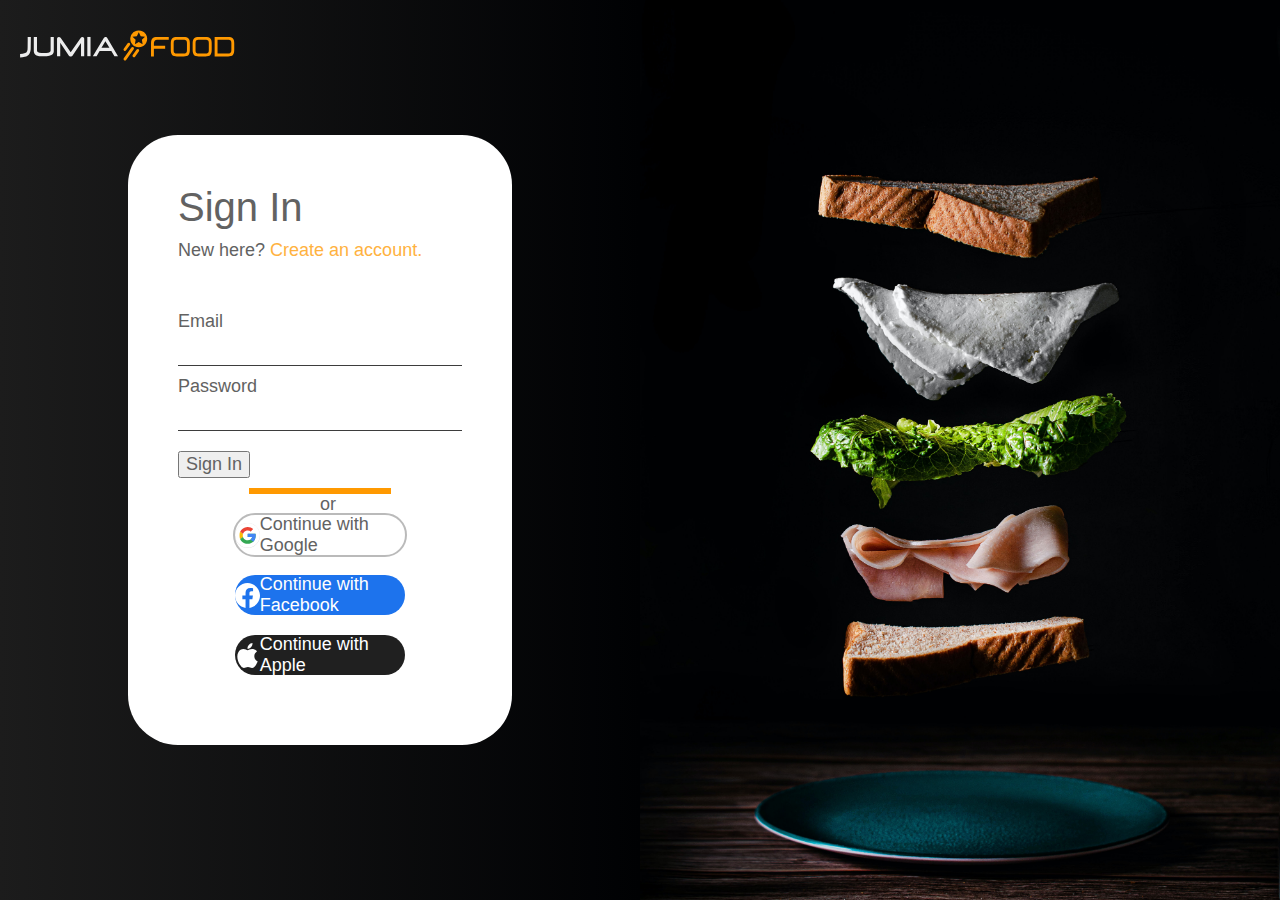
<file: index.html>
<!DOCTYPE html>
<html lang="en">
  <head>
    <meta charset="UTF-8" />
    <meta http-equiv="X-UA-Compatible" content="IE=edge" />
    <meta name="viewport" content="width=device-width, initial-scale=1.0" />
    <title>Login | Jumia Food</title>
    <link rel="stylesheet" href="/src/css/fonts.css" />
    <link rel="stylesheet" href="/src/css/login.css" />
  </head>
  <body>
    <header><img class="logo" src="/assets/jumia-logo-dark.svg" /></header>
    <section class="gradient">
      <div class="container">
        <div class="login">
          <div class="title">
            <h1>Sign In</h1>
            <h3>
              New here?&nbsp;<span id="register-button"
                >Create an account.</span
              >
            </h3>
          </div>
          <div class="input-boxes">
            <div>
              <label for="email">Email</label>
              <input type="email" />
            </div>
            <div>
              <label for="passowrd">Password</label>
              <input type="password" />
            </div>
            <button id="landing">Sign In</button>
          </div>
          <div class="hr-break">
            <hr />
            <span>or</span>
          </div>
        </div>
        <div class="register">
          <div class="title">
            <h1>Create an Account</h1>
            <h3>
              Already have an Account?&nbsp;<span id="sign-in-button"
                >Sign In.</span
              >
            </h3>
          </div>
          <div class="input-boxes">
            <div>
              <label for="email">Email</label>
              <input type="email" />
            </div>
            <div>
              <div>
                <label for="password">Password</label>
                <input type="password" />
              </div>
              <div>
                <label for="confirm-passowrd">Confirm Password</label>
                <input type="password" />
              </div>
            </div>
            <button id="done">Done</button>
          </div>
          <div class="hr-break">
            <hr />
            <span>or</span>
          </div>
        </div>
        <div class="sign-in-options">
          <div class="sign-in-options-buttons google">
            <img class="login-icons" src="/assets/google.svg" alt="" />
            <span>Continue with Google</span>
          </div>
          <div class="sign-in-options-buttons facebook">
            <img class="login-icons" src="/assets/facebook.svg" alt="" />
            <span>Continue with Facebook</span>
          </div>
          <div class="sign-in-options-buttons apple">
            <img class="login-icons" src="/assets/apple.svg" alt="" />

            <span>Continue with Apple</span>
          </div>
        </div>
      </div>
    </section>
    <section class="image"></section>
  </body>
  <script src="https://ajax.googleapis.com/ajax/libs/jquery/3.6.0/jquery.min.js"></script>
  <script src="/src/js/index.js"></script>
</html>
</file>
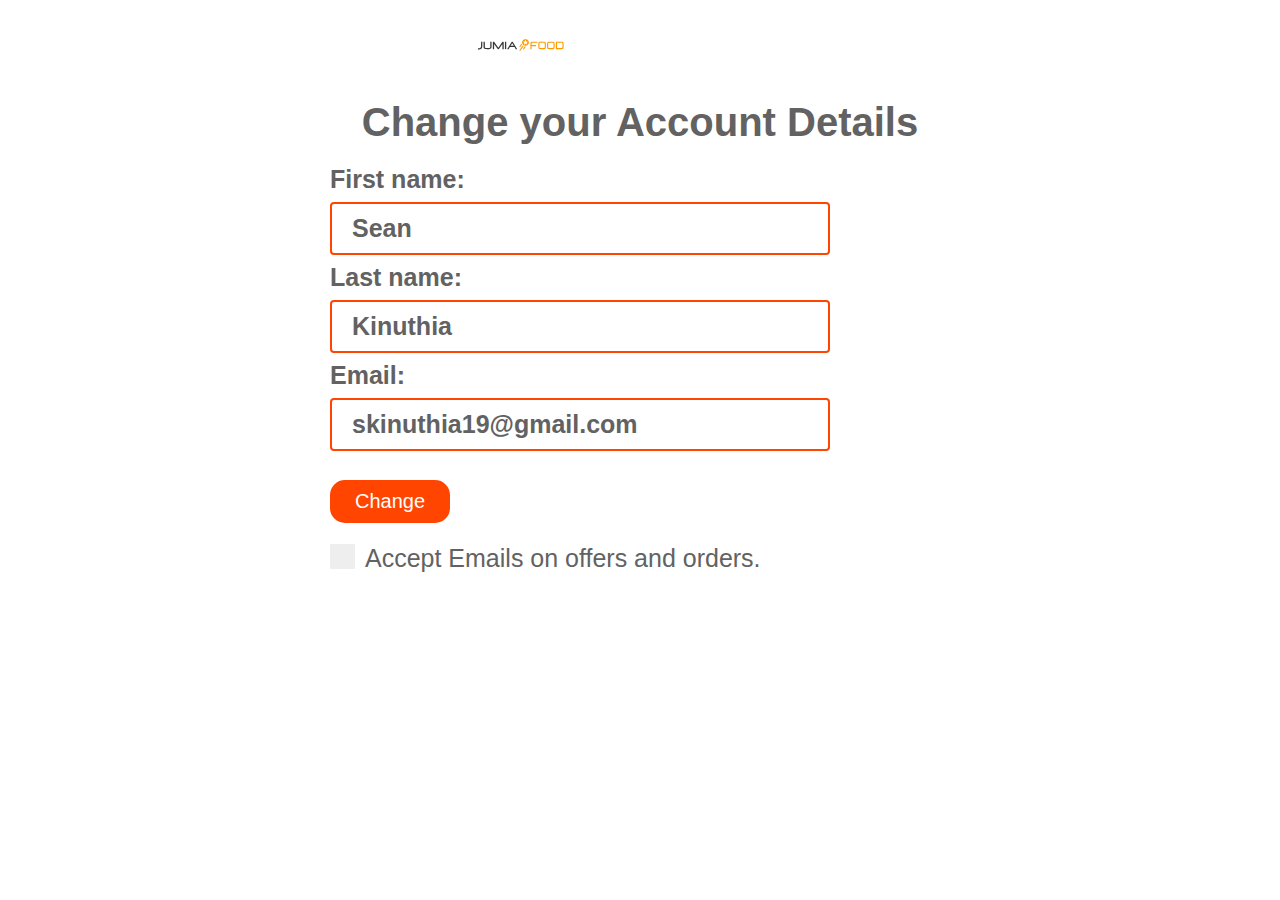
<file: src/profile-edit.html>
<!DOCTYPE html>
<html lang="en">
<head>
    <meta charset="UTF-8">
    <meta http-equiv="X-UA-Compatible" content="IE=edge">
    <meta name="viewport" content="width=device-width, initial-scale=1.0">
    <title>Jumia Food | Home</title>
    <link rel="stylesheet" href="css/fonts.css" />
    <link rel="stylesheet" href="css/landing.css" />
    <link rel="stylesheet" href="css/profile-edit.css" />
</head>
<body>
    <header>
        <div id="left-elements">
            <img class="logo" src="/assets/jumiafood-logo.svg" />
        </div>
      </header>
      <h2>Change your Account Details</h2>
      <form>
          <label id = "firstname" for = "fname"> First name: </label>
          <input type = "text" id = "fname" name = "fname" value="Sean" ><br>
          <label id = "lastname" for = "lname" class="lname"> Last name: </label>
          <input type = "text" id = "lname" name = "lname" value="Kinuthia"><br>
          <label id = "emailaddress" for = "email" class="email">Email: </label>
          <input type = "email" id = "email" name = "email" value ="skinuthia19@gmail.com" readonly><br><br>
          <button id="change">Change</button><br><br>
          <div id = accept-conditions>
                <label class="container">Accept Emails on offers and orders.
                    <input type="checkbox">
                    <span class="checkmark"></span>
                </label>
          </div>
          
      </form>
</body>
<script src="https://ajax.googleapis.com/ajax/libs/jquery/3.6.0/jquery.min.js"></script>
<script src="/src/js/index.js"></script>
</html>
</file>
<file: src/css/fonts.css>
@import url("http://fonts.cdnfonts.com/css/segoe-ui-variable");
@import url("https://fonts.googleapis.com/css2?family=Montserrat:wght@500&display=swap");

@import url("http://fonts.cdnfonts.com/css/sf-pro-display");
</file>
<file: src/css/login.css>
* {
  box-sizing: border-box;
  font-family: "SF Pro Display", sans-serif;
  font-size: 18px;
  color: #626262;
  margin: 0;
}
body {
  display: grid;
  grid-template-columns: auto auto;
}
section {
  height: 100vh;
  width: 50vw;
}
.gradient {
  background: rgb(0, 1, 3);
  background: linear-gradient(
    270deg,
    rgba(0, 1, 3, 1) 0%,
    rgba(28, 28, 28, 1) 100%
  );
}
.image {
  background-image: url(../../assets/login-bg.jpg);
  background-position: center;
  background-size: cover;
}
header {
  position: absolute;
  top: 0;
  left: 0;
  width: 100vw;
  height: 5vh;
  z-index: 100;
  padding-left: 20px;
  padding-top: 30px;
}
.container {
  width: 60%;
  position: relative;
  top: 15%;
  left: 20%;
  background-color: white;
  border-radius: 50px;
  padding: 50px;
}

.title {
  margin-bottom: 50px;
}
.title h1 {
  font-size: 40px;
  font-weight: 400;
  margin-bottom: 10px;
}
.title h3 {
  font-weight: 400;
}
.title h3 span {
  color: #ffb240;
}
.title h3 span:hover {
  color: #ff9900;
  cursor: pointer;
}
.input-boxes div {
  display: flex;
  flex-direction: column;
  margin-top: 10px;
}
.input-boxes div:last-of-type {
  margin-bottom: 20px;
}
.input-boxes div input {
  border: none;
  border-bottom: 1px solid rgb(61, 61, 61);
  transition: ease-in-out 0.3s;
  margin-top: 10px;
}
.input-boxes div input:focus {
  outline: none;
  border: none;
  border-bottom: solid 2px #ff9900;
}
.button {
  width: 70%;
  margin-left: 50%;
  transform: translateX(-50%);
  padding: 10px;
  border-radius: 20px;
  border: none;
  background-color: #ffb240;
  color: white;
  transition: ease 0.4s;
}
.button:hover {
  background-color: #ffb240;
  cursor: pointer;
}
.hr-break {
  margin-top: 10px;
  display: flex;
  flex-direction: column;
  max-width: 60%;
  margin-left: 50%;
  transform: translateX(-50%);
}
.hr-break hr {
  border: solid 3px #ff9900;
}
.hr-break span {
  margin-left: 50%;
}
.sign-in-options {
  width: 100%;
  display: flex;
  flex-direction: column;
  align-items: center;
  justify-content: space-around;
}
.sign-in-options-buttons {
  height: 40px;
  margin-bottom: 20px;
  width: 60%;
  border-radius: 20px;
  display: flex;
  align-items: center;
  justify-content: space-evenly;
  transition: ease-in-out 0.4s;
}
.sign-in-options-buttons:hover {
  cursor: pointer;
  transform: scale(1.02);
}
.google {
  outline: 2px solid rgba(128, 128, 128, 0.54);
}
.facebook {
  background-color: #1d73ed;
}
.facebook span {
  color: white;
}
.apple {
  background-color: #202020;
}
.apple span {
  color: white;
}
.login-icons {
  width: 25px;
  height: 25px;
}
.hide {
  display: none;
}
</file>
<file: src/css/landing.css>
* {
  box-sizing: border-box;
  font-family: "SF Pro Display", sans-serif;
  font-size: 18px;
  color: #626262;
  margin: 0;
}
section {
  min-height: 100vh;
}
.icon {
  height: 30px;
  width: 30px;
}
header {
  position: sticky;
  top: 0;
  width: 100%;
  height: 10vh;
  background-color: white;
  display: flex;
  flex-direction: row;
  justify-content: space-evenly;
  align-items: center;
  z-index: 100;
}
#left-elements {
  display: flex;
  flex-direction: row;
  align-items: center;
  margin-left: -100px;
}
.logo {
  width: 40%;
}
#cart {
  transition: ease-in-out 0.4s;
}
#cart:hover {
  transform: scale(1.1);
  cursor: pointer;
}
#cart::after {
  position: relative;
  top: -12px;
  left: 3px;
  content: attr(data-after);
  width: 22px;
  height: 22px;
  background-color: #ffb240;
  border-radius: 10px;
  display: flex;
  align-items: center;
  justify-content: center;
  color: white;
  font-size: 15px;
}
#left-elements div {
  margin-left: 20px;
  display: flex;
  align-items: center;
  transition: ease-in-out 0.2s;
}
#left-elements div:hover {
  cursor: pointer;
  transform: scale(1.01);
}
#left-elements div .icon {
  color: #ffb240 !important;
}
#searchbar {
  outline: #6262629b solid 2px;
  width: 30%;
  height: 30px;
  display: flex;
  flex-direction: row;
  align-items: center;
  padding: 15px;
  border-radius: 5px;
  margin-left: -100px;
  transition: ease-in-out 0.3s;
}
#searchbar:hover {
  outline: #ffb240 solid 2px;
}
.top-search {
  display: flex;
  border: none;
  padding-left: 20px;
  min-width: 80%;
  padding-top: 10px;
}
.top-search:focus {
  outline: transparent;
}
.top-search::placeholder {
  font-size: 18px;
  text-align: center;
}
button[type="submit"] {
  text-indent: -999px;
  overflow: hidden;
  width: 40px;
  padding: 0;
  margin: 0;
  border: 1px solid transparent;
  border-radius: inherit;
  background: transparent
    url("data:image/svg+xml,%3Csvg xmlns='http://www.w3.org/2000/svg' width='16' height='16' class='bi bi-search' viewBox='0 0 16 16'%3E%3Cpath d='M11.742 10.344a6.5 6.5 0 1 0-1.397 1.398h-.001c.03.04.062.078.098.115l3.85 3.85a1 1 0 0 0 1.415-1.414l-3.85-3.85a1.007 1.007 0 0 0-.115-.1zM12 6.5a5.5 5.5 0 1 1-11 0 5.5 5.5 0 0 1 11 0z'%3E%3C/path%3E%3C/svg%3E")
    no-repeat center;
  cursor: pointer;
  opacity: 0.7;
}

button[type="submit"]:hover {
  opacity: 1;
}
a {
  text-decoration: none;
  transition: ease 0.4s;
}
a:hover {
  color: #ffb240;
}
#right-elements {
  width: 20%;
  display: flex;
}
#right-elements div {
  display: flex;
  flex-direction: row;
  margin-left: 20px;
  align-items: center;
}
#right-elements div:nth-of-type(1) {
  width: 90%;
  justify-content: space-around;
}
.main {
  margin-top: 2%;
  display: flex;
  flex-direction: column;
  height: 88vh;
}
.category-rows {
  padding-top: 5%;
  display: flex;
  align-items: center;
  justify-content: space-around;
  padding-left: 20%;
  padding-right: 20%;
}
.category-rows div {
  display: flex;
  flex-direction: column;
  align-items: center;
}
.category-rows div img {
  max-height: 100px;
  width: auto;
  transition: ease-in-out 0.3s;
}
.category-rows div img:hover {
  transform: scale(1.1);
  cursor: pointer;
}
.cards-row {
  height: 100%;
  display: flex;
  flex-direction: row;
  padding: 2%;
}
#cards-row-text {
  padding: 1%;
  width: 40%;
}
.span-text {
  font-family: "Segoe UI Variable", sans-serif;
  font-size: 70px;
  line-height: 150%;
}
.span-special {
  color: #ffb240;
}
#cards-row-buttons {
  margin-top: 10%;
  width: 100%;
  display: flex;
  flex-direction: row;
  align-items: center;
  justify-content: space-around;
}
.span-button {
  outline: solid #ffb240 3px;
  border-radius: 30px;
  padding: 20px;
  font-size: 22px;
  transition: ease-in-out 0.3s;
}
.span-button:hover {
  cursor: pointer;
  transform: scale(1.1);
  outline: transparent;
}
.span-button:nth-of-type(1) {
  background-color: #ffb240;
  color: white;
}
.span-button:nth-of-type(2):hover {
  background-color: #ffb240;
  color: white;
}
/* SCROLL DIV STYLES START */
.scroll-prompt {
  position: fixed;
  top: 95vh;
  width: 100%;
  display: flex;
  align-items: center;
  justify-content: center;
  z-index: 100;
}
.scroll-prompt img {
  animation: ease-in-out scroll infinite 3s;
}
@keyframes scroll {
  0% {
    transform: translateY(0);
  }
  100% {
    transform: translateY(10%);
  }
}
/* SCROLL DIV STYLES END */
#cards-row-cards {
  width: 70%;
  display: flex;
  flex-direction: row;
  align-items: center;
  justify-content: space-around;
}
.cards {
  width: 35%;
  height: 90%;
  border-radius: 20px;
  object-fit: cover;
  background-position: center;
  background-size: cover;
  box-shadow: rgba(0, 0, 0, 0.35) 0px 5px 15px;
  transition: ease 0.4s;
}
.cards:hover {
  transform: scale(1.1);
}
.cards:nth-of-type(1) {
  background-image: url("../../assets/landing-card.jpg");
}
.cards:nth-of-type(2) {
  background-image: url("../../assets/healkthyeating-landing.jpg");
}
.filter {
  background: rgb(0, 0, 0);
  background: linear-gradient(
    0deg,
    rgba(0, 0, 0, 0.655) 0%,
    rgba(0, 0, 0, 0) 100%
  );
  height: 100%;
  width: 100%;
  border-radius: inherit;
}
.cards-content {
  position: relative;
  top: -35%;
  padding: 10px;
  width: 80%;
}
.cards-content span {
  color: white;
  font-size: 30px;
}
.cards-content-button {
  font-family: "Montserrat", sans-serif;
  padding: 12px;
  font-size: 15px !important;
  text-decoration: underline;
  outline: none;
  text-transform: uppercase;
}
.cards-content-button:hover {
  text-decoration: none;
}
.main-2 {
  position: relative;
  top: 20vh;
  width: 100%;
  height: 80vh;
  background-color: #1c1c1c;
  display: flex;
  align-items: center;
}
#main-2-image img {
  width: 150%;
  height: auto;
}
#main-2-text {
  padding: 10%;
}
.header-text p {
  font-size: 60px;
  color: #ff9900;
  line-height: 110%;
}
.subtext {
  margin-top: 10%;
}
.subtext p,
.subtext a {
  font-size: 30px;
  color: rgb(200, 200, 200);
}
.subtext a {
  color: #ff9900;
}
.subtext a:hover {
  color: #ffb240;
}
.main-3 {
  background-color: #1c1c1c;
  height: 80vh;
  width: 100%;
  display: flex;
  align-items: center;
  flex-direction: row;
}
#main-3-text {
  width: 70%;
  height: 100%;
  padding-left: 3%;
  display: flex;
  flex-direction: column;
  align-items: left;
  justify-content: center;
}
#main-3-image {
  display: flex;
  align-items: baseline;
  justify-content: right;
  margin-right: 10%;
  height: 100%;
  width: 50%;
}
#jumia-app-mockup {
  max-width: 100%;
  height: auto;
  position: relative;
  top: 22.7%;
}
.app-buttons {
  display: flex;
  flex-direction: row;
  align-items: center;
  justify-content: left;
  margin-top: 10%;
}
.app-store-buttons {
  max-width: 190px;
  max-height: 62px;
  margin-left: 20px;
}
.hidden {
  display: none;
}
</file>
<file: src/css/profile-edit.css>
.left-elements {
  display: flex;
  flex-direction: row;
  /* align-items: center; */
  margin-left: -100px;
}
#left-elements div {
  margin-left: 20px;
  display: flex;
  align-items: center;
  transition: ease-in-out 0.2s;
}
#left-elements div:hover {
  cursor: pointer;
  transform: scale(1.01);
}
#left-elements div .icon {
  color: #ffb240 !important;
}

form {
  margin: auto;
  width: 50%;
  padding: 10px;
}
input {
  min-width: 70% !important;
  padding: 10px 20px;
  margin: 8px 0;
  border: 2px solid orangered;
  border-radius: 4px;
}
button {
  background-color: orangered;
  border: none;
  border-radius: 15px;
  color: white;
  padding: 10px 25px;
  text-align: center;
  font-size: 20px;
  display: inline-block;
  size: 30px;
  display: inline-flex;
}
h2 {
  margin: auto;
  width: 50%;
  padding: 10px;
  text-align: center;
  font-size: 40px;
}
#fname,
#lname,
#email {
  display: inline-block;
  width: 500px;
  text-align: left;
  font-size: 25px;
  writing-mode: horizontal-tb;
  font-weight: bold;
}
#firstname,
#lastname,
#emailaddress {
  display: inline-block;
  width: 150px;
  text-align: left;
  font-size: 25px;
  writing-mode: horizontal-tb;
  font-weight: bold;
}
.container {
  display: block;
  position: relative;
  padding-left: 35px;
  margin-bottom: 12px;
  cursor: pointer;
  font-size: 25px;
  -webkit-user-select: none;
  -moz-user-select: none;
  -ms-user-select: none;
  user-select: none;
}

.container input {
  position: absolute;
  opacity: 0;
  cursor: pointer;
  height: 0;
  width: 0;
}

.checkmark {
  position: absolute;
  top: 0;
  left: 0;
  height: 25px;
  width: 25px;
  background-color: #eee;
}

.container:hover input ~ .checkmark {
  background-color: #ccc;
}

.container input:checked ~ .checkmark {
  background-color: #2196f3;
}

.checkmark:after {
  content: "";
  position: absolute;
  display: none;
}

.container input:checked ~ .checkmark:after {
  display: block;
}

.container .checkmark:after {
  left: 9px;
  top: 5px;
  width: 5px;
  height: 10px;
  border: solid white;
  border-width: 0 3px 3px 0;
  -webkit-transform: rotate(45deg);
  -ms-transform: rotate(45deg);
  transform: rotate(45deg);
}
.label div accept-conditions {
  width: 300px;
}
</file>
